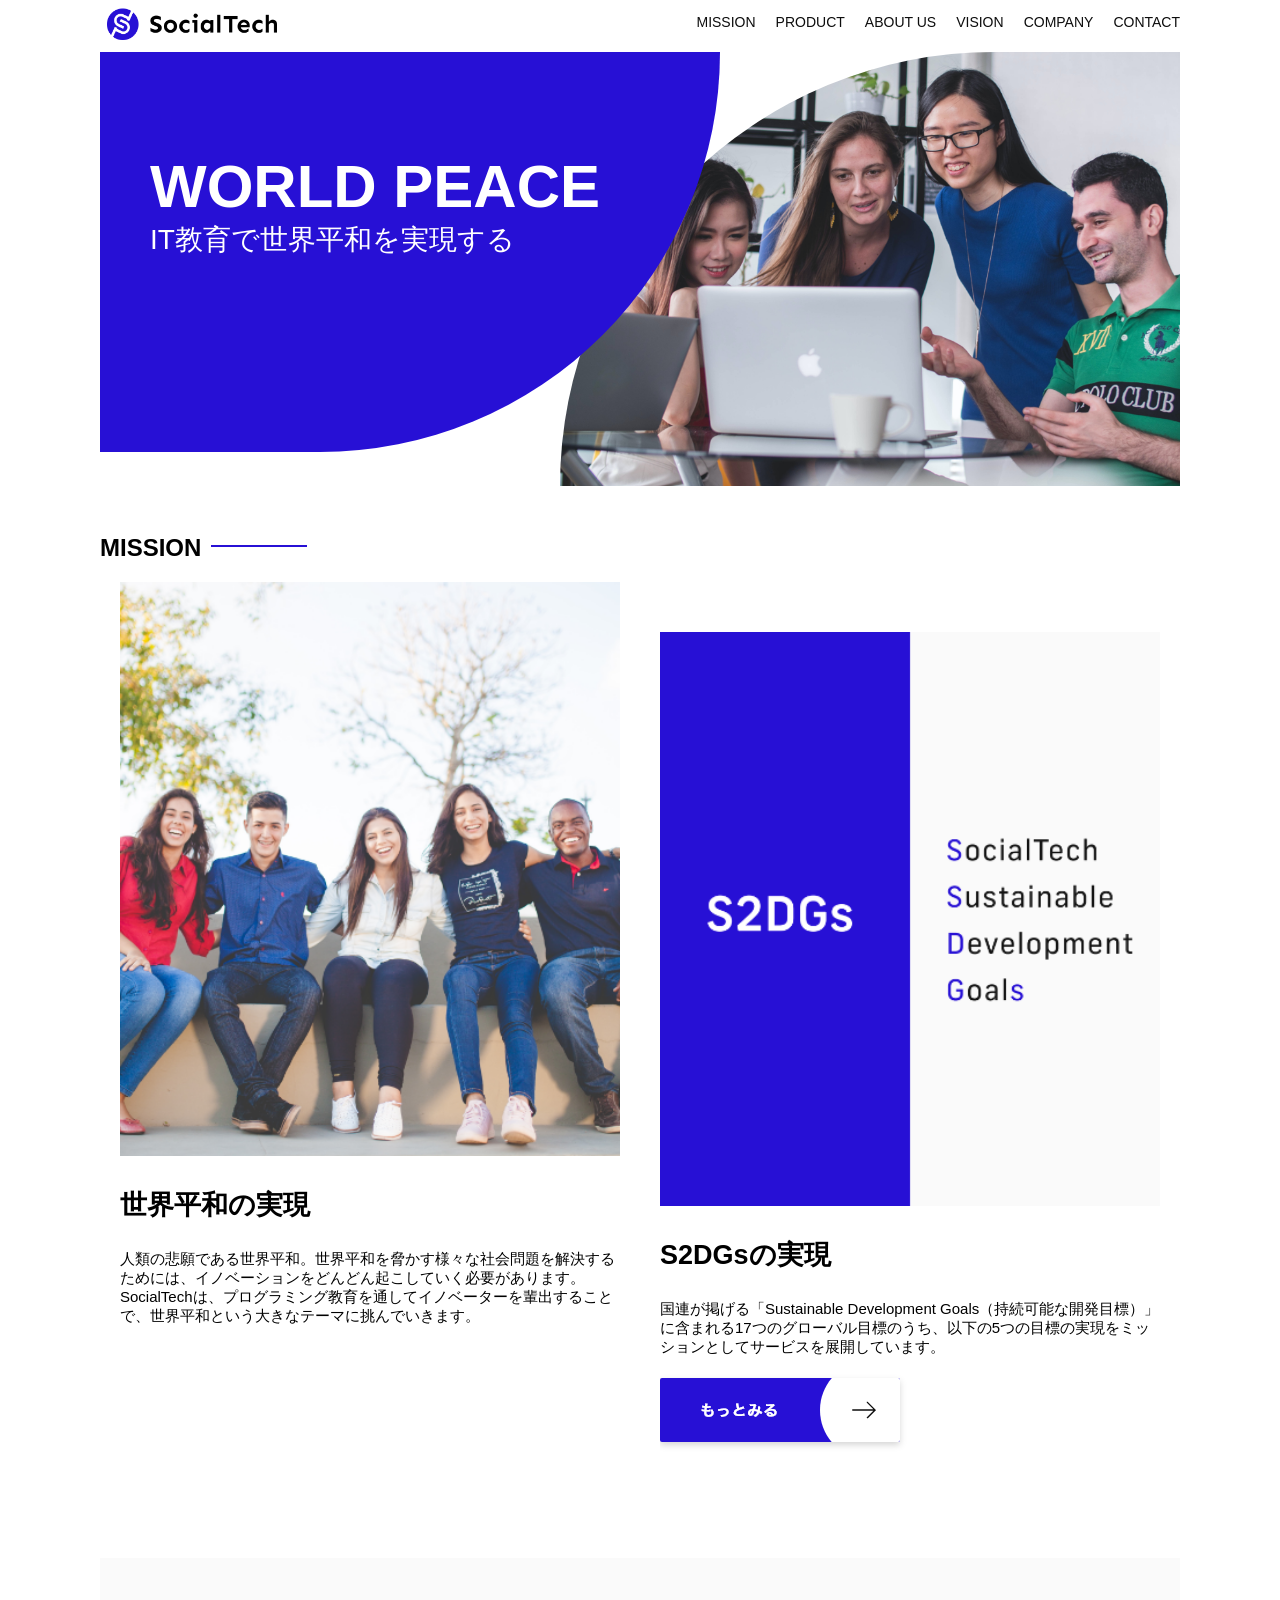
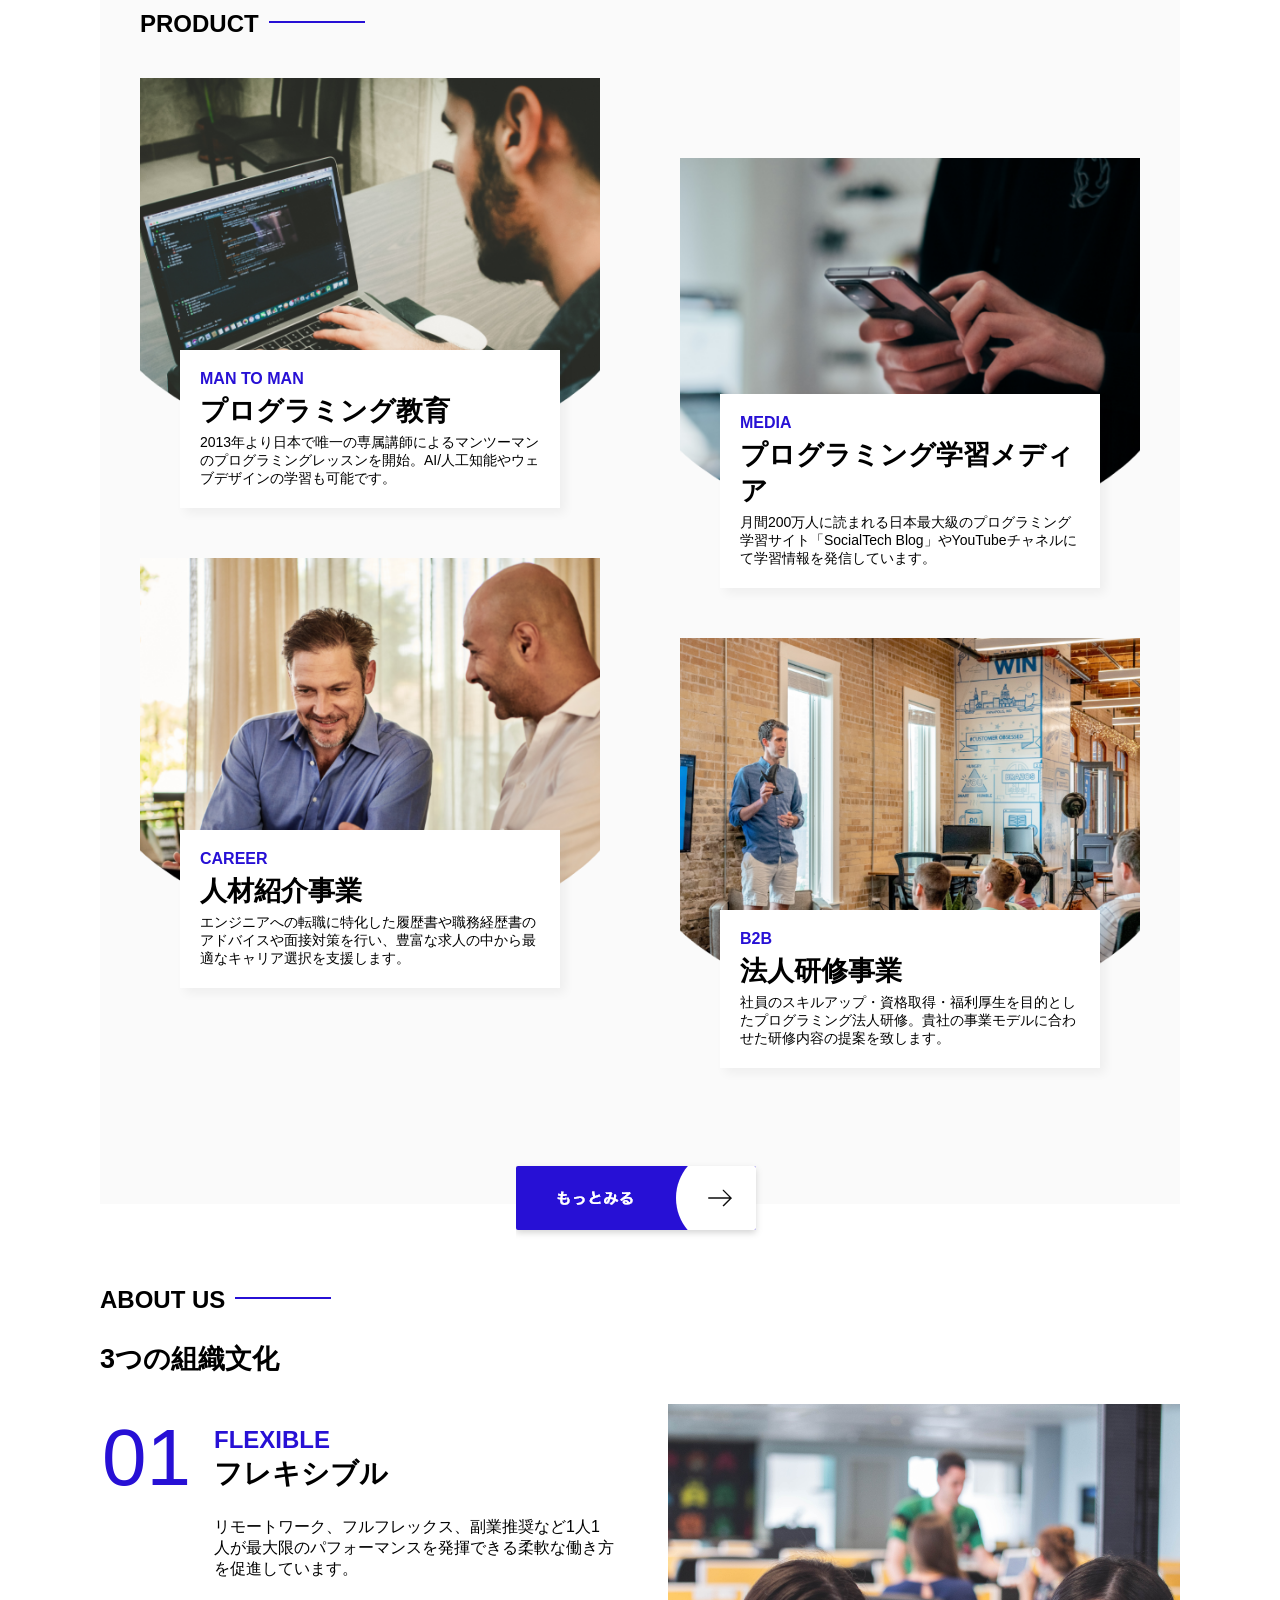
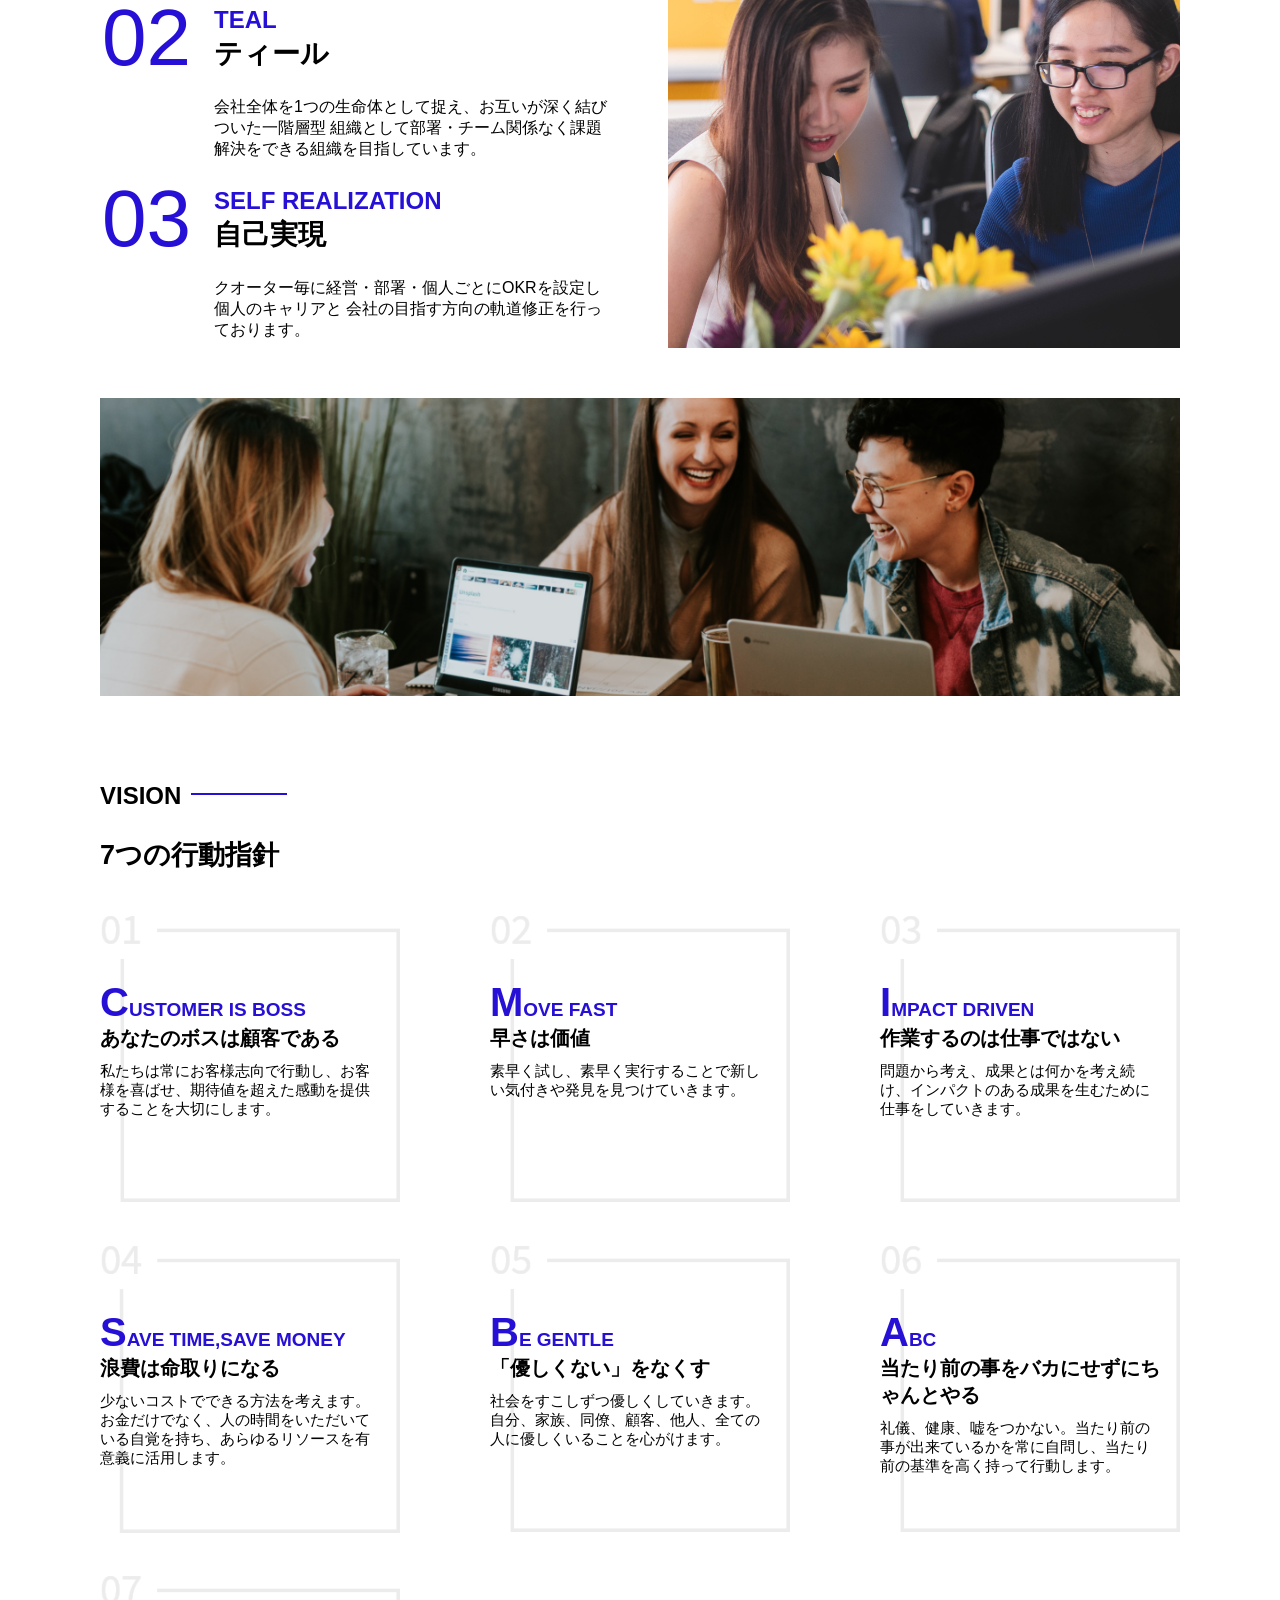
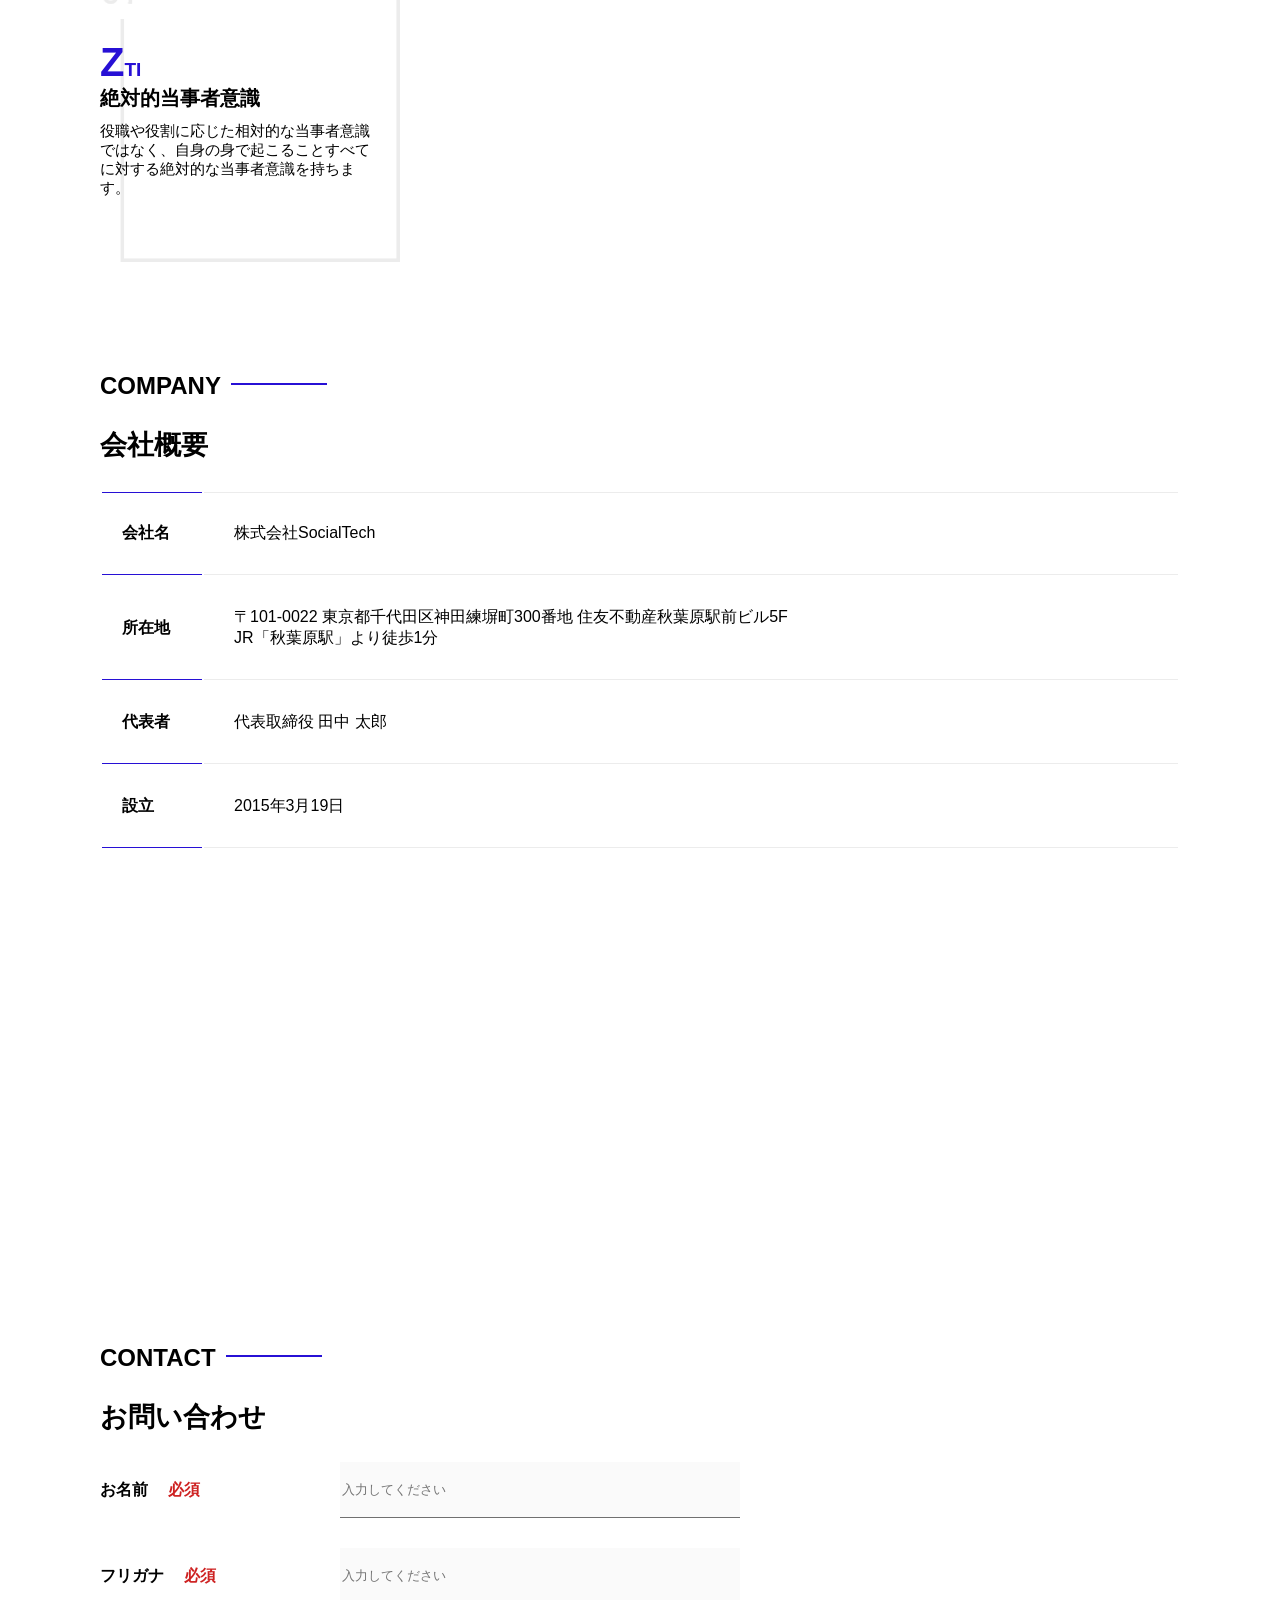
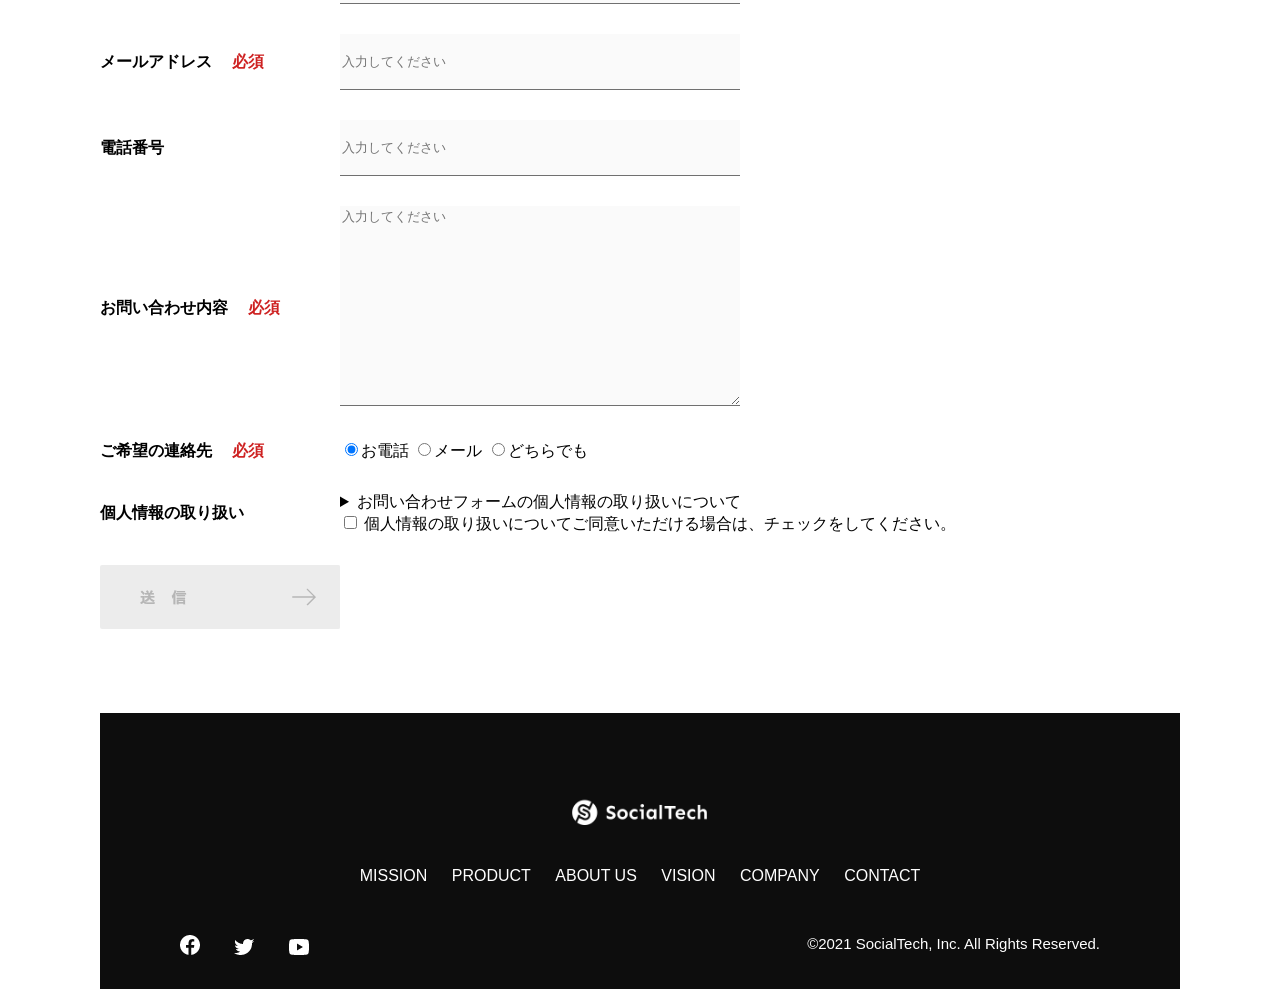
<file: index.html>
<!DOCTYPE html>
<html>
  <head>
    <title>SocialTech</title>
    <meta charset="UTF-8">
    <meta name="description" content="SocialTechはEdTech業界のリーディングカンパニーを目指します。">
    <meta name="viewport" content="width=device-width, initial-scale=1.0">
    <link rel="stylesheet" href="style.css">

    <meta name="twitter:card" content="summary">
    <meta name="twitter:site" content="@chevalier834123">
    <meta name="twitter:title" content="SocialTech">
    <meta name="twitter:description" content="SocialTechはEdTech業界のリーディングカンパニーを目指します">
    <meta name="twitter:image" content="https://you8341.github.io/socialtech/images/ogp.png">

    <meta property="og:type" content="website">
    <meta property="og:url" content="https://you8341.github.io/socialtech/">
    <meta property="og:title" content="SocialTech">
    <meta property="og:description" content="SocialTechはEdTech業界のリーディングカンパニーを目指します">
    <meta property="og:image" content="https://you8341.github.io/socialtech/images/ogp.png">
  </head>

  <body>
    <!-- ヘッダー -->
    <header>
      <!-- ロゴ -->
      <a href="index.html" id="logo">
        <img src="images/logo.png" alt="トップページに戻る">
      </a>

      <!-- PC用ナビゲーション -->
      <nav id="nav-pc">
        <ul>
          <li><a href="mission.html">MISSION</a></li>
          <li><a href="product.html">PRODUCT</a></li>
          <li><a href="index.html#aboutus">ABOUT US</a></li>
          <li><a href="index.html#vision">VISION</a></li>
          <li><a href="index.html#company">COMPANY</a></li>
          <li><a href="index.html#contact">CONTACT</a></li>
        </ul>
      </nav>

      <!-- スマホ用メニューボタン -->
      <button id="menu-sp" onclick="document.getElementById('nav-sp').style.display = 'block'">
        <img src="images/button-menu.png" alt="ナビゲーションを開く">
      </button>

      <!-- スマホ用ナビゲーション -->
      <div id="nav-sp">
        <button id="close" onclick="document.getElementById('nav-sp').style.display = 'none'">
          <img src="images/button-close.png" alt="ナビゲーションを閉じる">
        </button>

        <nav>
          <ul>
            <li>
              <a id="logo-sp" href="index.html" onclick="document.getElementById('nav-sp').style.display = 'none'"><img src="images/logo-sp.png" alt="トップページに戻る"></a>
            </li>
            <li><a class="menu" href="mission.html" onclick="document.getElementById('nav-sp').style.display = 'none'">MISSION</a></li>
            <li><a class="menu" href="product.html" onclick="document.getElementById('nav-sp').style.display = 'none'">PRODUCT</a></li>
            <li><a class="menu" href="index.html#aboutus" onclick="document.getElementById('nav-sp').style.display = 'none'">ABOUT US</a></li>
            <li><a class="menu" href="index.html#vision" onclick="document.getElementById('nav-sp').style.display = 'none'">VISION</a></li>
            <li><a class="menu" href="index.html#company" onclick="document.getElementById('nav-sp').style.display = 'none'">COMPANY</a></li>
            <li><a class="menu" href="index.html#contact" onclick="document.getElementById('nav-sp').style.display = 'none'">CONTACT</a></li>
          </ul>
        </nav>
        <div id="sns">
          <a href="https://www.facebook.com/sejuku2013">
            <img src="images/button-facebook.png" alt="Facebookのリンク">
          </a>
          <a href="https://twitter.com/samuraijuku">
            <img src="images/button-twitter.png" alt="Twitterのリンク">
          </a>
          <a href="https://www.youtube.com/channel/UCCFOQO5aDK0xXam4cUQXT8g">
            <img src="images/button-youtube.png" alt="YouTubeのリンク">
          </a>
        </div>
      </div>
    </header>

    <main>
      <article>
        <!-- メインビジュアル -->
        <section id="main-visual">
          <div id="main-message">
            <h1>WORLD PEACE</h1>
            <p>IT教育で世界平和を実現する</p>
          </div>
          <img src="images/index/index-main.png" alt="PCの周りに集まる多国籍の仲間たち">
        </section>

        <!-- ミッション -->
        <section id="mission">
          <h2 class="index-h2">MISSION</h2>
          <div id="mission-flex">
            <div>
              <img id="mission-photo" src="images/index/index-mission.png" alt="屋外のベンチで写真を撮影する多国籍の仲間たち">
              <h3>世界平和の実現</h3>
              <p>人類の悲願である世界平和。世界平和を脅かす様々な社会問題を解決するためには、イノベーションをどんどん起こしていく必要があります。SocialTechは、プログラミング教育を通してイノベーターを輩出することで、世界平和という大きなテーマに挑んでいきます。</p>
            </div>
            <div>
              <img id="s2dgs" src="images/index/s2dgs.png" alt="S2DGs">
              <h3>S2DGsの実現</h3>
              <p>国連が掲げる「Sustainable Development Goals（持続可能な開発目標）」に含まれる17つのグローバル目標のうち、以下の5つの目標の実現をミッションとしてサービスを展開しています。</p>
              <a href="mission.html">
                <img src="images/button-more.png" alt="もっとみる">
              </a>
            </div>
          </div>
        </section>

        <!-- プロダクト -->
        <section id="product">
          <h2 class="index-h2">PRODUCT</h2>
          <div class="product-flex">
            <div id="product-left">
              <div>
                <img class="product-photo" src="images/index/index-mantoman.png" alt="PCでコードを書く男性">
                <div class="product-explain">
                  <span>MAN TO MAN</span>
                  <h3>プログラミング教育</h3>
                  <p>2013年より日本で唯一の専属講師によるマンツーマンのプログラミングレッスンを開始。AI/人工知能やウェブデザインの学習も可能です。</p>
                </div>
              </div>
              <div>
                <img class="product-photo" src="images/index/index-career.png" alt="笑顔で話し合う2人の男性">
                <div class="product-explain">
                  <span>CAREER</span>
                  <h3>人材紹介事業</h3>
                  <p>エンジニアへの転職に特化した履歴書や職務経歴書のアドバイスや面接対策を行い、豊富な求人の中から最適なキャリア選択を支援します。</p>
                </div>
              </div>
            </div>
            <div id="product-right">
              <div>
                <img class="product-photo" src="images/index/index-media.png" alt="スマートフォンを操作する人">
                <div class="product-explain">
                  <span>MEDIA</span>
                  <h3>プログラミング学習メディア</h3>
                  <p>月間200万人に読まれる日本最大級のプログラミング学習サイト「SocialTech Blog」やYouTubeチャネルにて学習情報を発信しています。</p>
                </div>
              </div>
              <div>
                <img class="product-photo" src="images/index/index-b2b.png" alt="講演中の男性とそれを聴く人々">
                <div class="product-explain">
                  <span>B2B</span>
                  <h3>法人研修事業</h3>
                  <p>社員のスキルアップ・資格取得・福利厚生を目的としたプログラミング法人研修。貴社の事業モデルに合わせた研修内容の提案を致します。</p>
                </div>
              </div>
            </div>
          </div>
          <div id="product-more">
            <a href="product.html">
              <img src="images/button-more.png" alt="もっとみる">
            </a>
          </div>
        </section>

        <!-- ABOUT US -->
        <section id="aboutus">
          <h2 class="index-h2">ABOUT US</h2>
          <h3>3つの組織文化</h3>
          <div>
            <table class="culture-table">
              <tr>
                <td class="culture-num">01</td>
                <th><span class="culture-en">FLEXIBLE</span><br>フレキシブル</th>
              </tr>
              <tr>
                <td>
                  <!--空のセル-->
                </td>
                <td class="culture-description">リモートワーク、フルフレックス、副業推奨など1人1人が最大限のパフォーマンスを発揮できる柔軟な働き方を促進しています。</td>
              </tr>
              <tr>
                <td class="culture-num">02</td>
                <th><span class="culture-en">TEAL</span><br>ティール</th>
              </tr>
              <tr>
                <td>
                  <!--空のセル-->
                </td>
                <td class="culture-description">会社全体を1つの生命体として捉え、お互いが深く結びついた一階層型 組織として部署・チーム関係なく課題解決をできる組織を目指しています。</td>
              </tr>
              <tr>
                <td class="culture-num">03</td>
                <th><span class="culture-en">SELF REALIZATION</span><br>自己実現</th>
              </tr>
              <tr>
                <td>
                  <!--空のセル-->
                </td>
                <td class="culture-description">クオーター毎に経営・部署・個人ごとにOKRを設定し個人のキャリアと 会社の目指す方向の軌道修正を行っております。</td>
              </tr>
            </table>
            <img class="culture-img" src="images/index/index-aboutus1.png" alt="笑顔で話し合う2人の女性">
          </div>
          <img class="culture-img2" src="images/index/index-aboutus2.png" alt="笑顔で話し合う3人の男女">
        </section>

        <!-- VISION -->
        <section id="vision">
          <h2 class="index-h2">VISION</h2>
          <h3>7つの行動指針</h3>
          <div>
            <div class="vision-box">
              <img src="images/index/vision-01.png" alt="01">
              <div>
                <h4>CUSTOMER IS BOSS</h4>
                <h5>あなたのボスは顧客である</h5>
                <p>私たちは常にお客様志向で行動し、お客様を喜ばせ、期待値を超えた感動を提供することを大切にします。</p>
              </div>
            </div>
            <div class="vision-box">
              <img src="images/index/vision-02.png" alt="02">
              <div>
                <h4>MOVE FAST</h4>
                <h5>早さは価値</h5>
                <p>素早く試し、素早く実行することで新しい気付きや発見を見つけていきます。</p>
              </div>
            </div>
            <div class="vision-box">
              <img src="images/index/vision-03.png" alt="03">
              <div>
                <h4>IMPACT DRIVEN</h4>
                <h5>作業するのは仕事ではない</h5>
                <p>問題から考え、成果とは何かを考え続け、インパクトのある成果を生むために仕事をしていきます。</p>
              </div>
            </div>
            <div class="vision-box">
              <img src="images/index/vision-04.png" alt="04">
              <div>
                <h4>SAVE TIME,SAVE MONEY</h4>
                <h5>浪費は命取りになる</h5>
                <p>少ないコストでできる方法を考えます。お金だけでなく、人の時間をいただいている自覚を持ち、あらゆるリソースを有意義に活用します。</p>
              </div>
            </div>
            <div class="vision-box">
              <img src="images/index/vision-05.png" alt="05">
              <div>
                <h4>BE GENTLE</h4>
                <h5>「優しくない」をなくす</h5>
                <p>社会をすこしずつ優しくしていきます。自分、家族、同僚、顧客、他人、全ての人に優しくいることを心がけます。</p>
              </div>
            </div>
            <div class="vision-box">
              <img src="images/index/vision-06.png" alt="06">
              <div>
                <h4>ABC</h4>
                <h5>当たり前の事をバカにせずにちゃんとやる</h5>
                <p>礼儀、健康、嘘をつかない。当たり前の事が出来ているかを常に自問し、当たり前の基準を高く持って行動します。</p>
              </div>
            </div>
            <div class="vision-box">
              <img src="images/index/vision-07.png" alt="07">
              <div>
                <h4>ZTI</h4>
                <h5>絶対的当事者意識</h5>
                <p>役職や役割に応じた相対的な当事者意識ではなく、自身の身で起こることすべてに対する絶対的な当事者意識を持ちます。</p>
              </div>
            </div>
          </div>
        </section>

        <!-- COMPANY -->
        <section id="company">
          <h2 class="index-h2">COMPANY</h2>
          <h3>会社概要</h3>
          <table id="company-table">
            <tr>
              <th class="tableheader tableheader-first">会社名</th>
              <td class="cell cell-first">株式会社SocialTech</td>
            </tr>
            <tr>
              <th class="tableheader">所在地</th>
              <td class="cell">〒101-0022 東京都千代田区神田練塀町300番地 住友不動産秋葉原駅前ビル5F<br>JR「秋葉原駅」より徒歩1分</td>
            </tr>
            <tr>
              <th class="tableheader">代表者</th>
              <td class="cell">代表取締役 田中 太郎</td>
            </tr>
            <tr>
              <th class="tableheader">設立</th>
              <td class="cell">2015年3月19日</td>
            </tr>
          </table>
          <iframe src="https://www.google.com/maps/embed?pb=!1m18!1m12!1m3!1d3240.0688580064625!2d139.7697816924642!3d35.69992310188415!2m3!1f0!2f0!3f0!3m2!1i1024!2i768!4f13.1!3m3!1m2!1s0x60188fee13660e23%3A0x77137876edf742ac!2z5L2P5Y-L5LiN5YuV55Sj56eL6JGJ5Y6f6aeF5YmN44OT44Or!5e0!3m2!1sja!2sjp!4v1781153097157!5m2!1sja!2sjp" width="600" height="450" style="border:0;" allowfullscreen="" loading="lazy" referrerpolicy="no-referrer-when-downgrade"></iframe>
        </section>

        <!-- お問い合わせフォーム -->
        <section id="contact">
          <h2 class="index-h2">CONTACT</h2>
          <h3>お問い合わせ</h3>
          <form>
            <div>
              <div class="contact-heading">
                <label class="contact-label">お名前<span class="contact-span">必須</span></label>
              </div>
              <div>
                <input type="text" name="name" placeholder="入力してください" class="contact-textbox">
              </div>
            </div>
            <div>
              <div class="contact-heading">
                <label class="contact-label">フリガナ<span class="contact-span">必須</span></label>
              </div>
              <div>
                <input type="text" name="hurigana" placeholder="入力してください" class="contact-textbox">
              </div>
            </div>
            <div>
              <div class="contact-heading">
                <label class="contact-label">メールアドレス<span class="contact-span">必須</span></label>
              </div>
              <div>
                <input type="text" name="email" placeholder="入力してください" class="contact-textbox">
              </div>
            </div>
            <div>
              <div class="contact-heading">
                <label class="contact-label">電話番号</label>
              </div>
              <div>
                <input type="text" name="tel" placeholder="入力してください" class="contact-textbox">
              </div>
            </div>
            <div>
              <div class="contact-heading">
                <label class="contact-label">お問い合わせ内容<span class="contact-span">必須</span></label>
              </div>
              <div>
                <textarea class="contact-textarea" placeholder="入力してください" name="message"></textarea>
              </div>
            </div>
            <div>
              <div class="contact-heading">
                <label class="contact-label">ご希望の連絡先<span class="contact-span">必須</span></label>
              </div>
              <div><input class="radiobutton" type="radio" value="tel" name="contact" checked><label>お電話</label> <input class="radiobutton" type="radio" value="mail" name="contact"><label>メール</label> <input class="radiobutton" type="radio" value="both" name="contact"><label>どちらでも</label></div>
            </div>
            <div>
              <div class="contact-heading">
                <label class="contact-label">個人情報の取り扱い</label>
              </div>
              <div>
                <details>
                  <summary>お問い合わせフォームの個人情報の取り扱いについて</summary>
                  <div>
                    <dl>
                      <dt>１．組織の名称又は氏名</dt>
                      <dd>株式会社SocialTech</dd>
                      <dt>２．個人情報保護管理者（若しくはその代理人）の氏名又は職名、所属及び連絡先</dt>
                      <dd>
                        <p>鈴木 一郎 コーポレート部</p>
                        <p>メールアドレス：samurai@example.com</p>
                        <p>TEL：03-1234-5678</p>
                      </dd>
                      <dt>３．個人情報の利用目的</dt>
                      <dd>
                        <ul>
                          <li>・本サービス及び本サービスに関連する情報の提供又はそれらに関する連絡のため</li>
                          <li>・ユーザーの本人確認のため</li>
                          <li>・当社サービスのご案内のため</li>
                          <li>・当社の商品等の広告または宣伝（電子メールによるものを含むものとします。）</li>
                        </ul>
                      </dd>
                      <dt>４．個人情報の取り扱い業務の委託</dt>
                      <dd>個人情報の取扱業務の全部または一部を外部に業務委託する場合があります。その際、弊社は、個人情報を適切に保護できる管理体制を敷き実行していることを条件として委託先を厳選したうえで、機密保持契約を委託先と締結し、お客様の個人情報を厳密に管理させます。</dd>
                      <dt>５．個人情報の開示等の請求</dt>
                      <dd>
                        お客様は、弊社に対してご自身の個人情報の開示等（利用目的の通知、開示、内容の訂正・追加・削除、利用の停止または消去、第三者への提供の停止）に関して、当社問合わせ窓口に申し出ることができます。<br>
                        その際、弊社はお客様ご本人を確認させていただいたうえで、合理的な期間内に対応いたします。<br>
                        なお、個人情報に関する弊社問合わせ先は、次の通りです。
                      </dd>
                      <dd>
                        <p>株式会社SocialTech　個人情報問合せ窓口</p>
                        <p>〒150-0043　東京都千代田区神田練塀町300番地 住友不動産秋葉原駅前ビル5F</p>
                        <p>メールアドレス：samurai@example.com　TEL：03-1234-5678</p>
                      </dd>

                      <dt>６．個人情報を提供されることの任意性について</dt>
                      <dd>お客様がご自身の個人情報を弊社に提供されるか否かは、お客様のご判断によりますが、もしご提供されない場合には、適切なサービスが提供できない場合がありますので予めご了承ください。</dd>
                    </dl>
                  </div>
                </details>
                <input type="checkbox" name="agree">
                <span>個人情報の取り扱いについてご同意いただける場合は、チェックをしてください。</span>
              </div>
            </div>
            <input type="image" src="images/button-submit.png" alt="送信する">
          </form>
        </section>
      </article>
    </main>

    <footer>
      <div id="footer-logo">
        <img src="images/logo-sp.png" alt="SocialTech">
      </div>
      <div id="footer-link">
        <a href="mission.html">MISSION</a>
        <a href="product.html">PRODUCT</a>
        <a href="index.html#aboutus">ABOUT US</a>
        <a href="index.html#vision">VISION</a>
        <a href="index.html#company">COMPANY</a>
        <a href="index.html#contact">CONTACT</a>
      </div>
      <div id="sns-footer">
        <div class="sns-btns">
          <a href="https://www.facebook.com/sejuku2013"><img src="images/button-facebook.png" alt="Facebookのリンク"></a>
          <a href="https://twitter.com/samuraijuku"><img src="images/button-twitter.png" alt="Twitterのリンク"></a>
          <a href="https://www.youtube.com/channel/UCCFOQO5aDK0xXam4cUQXT8g"><img src="images/button-youtube.png" alt="YouTubeのリンク"></a>
        </div>
        <p id="copyright">&copy;2021 SocialTech, Inc. All Rights Reserved.</p>
      </div>
    </footer>

  </body>
</html>
</file>
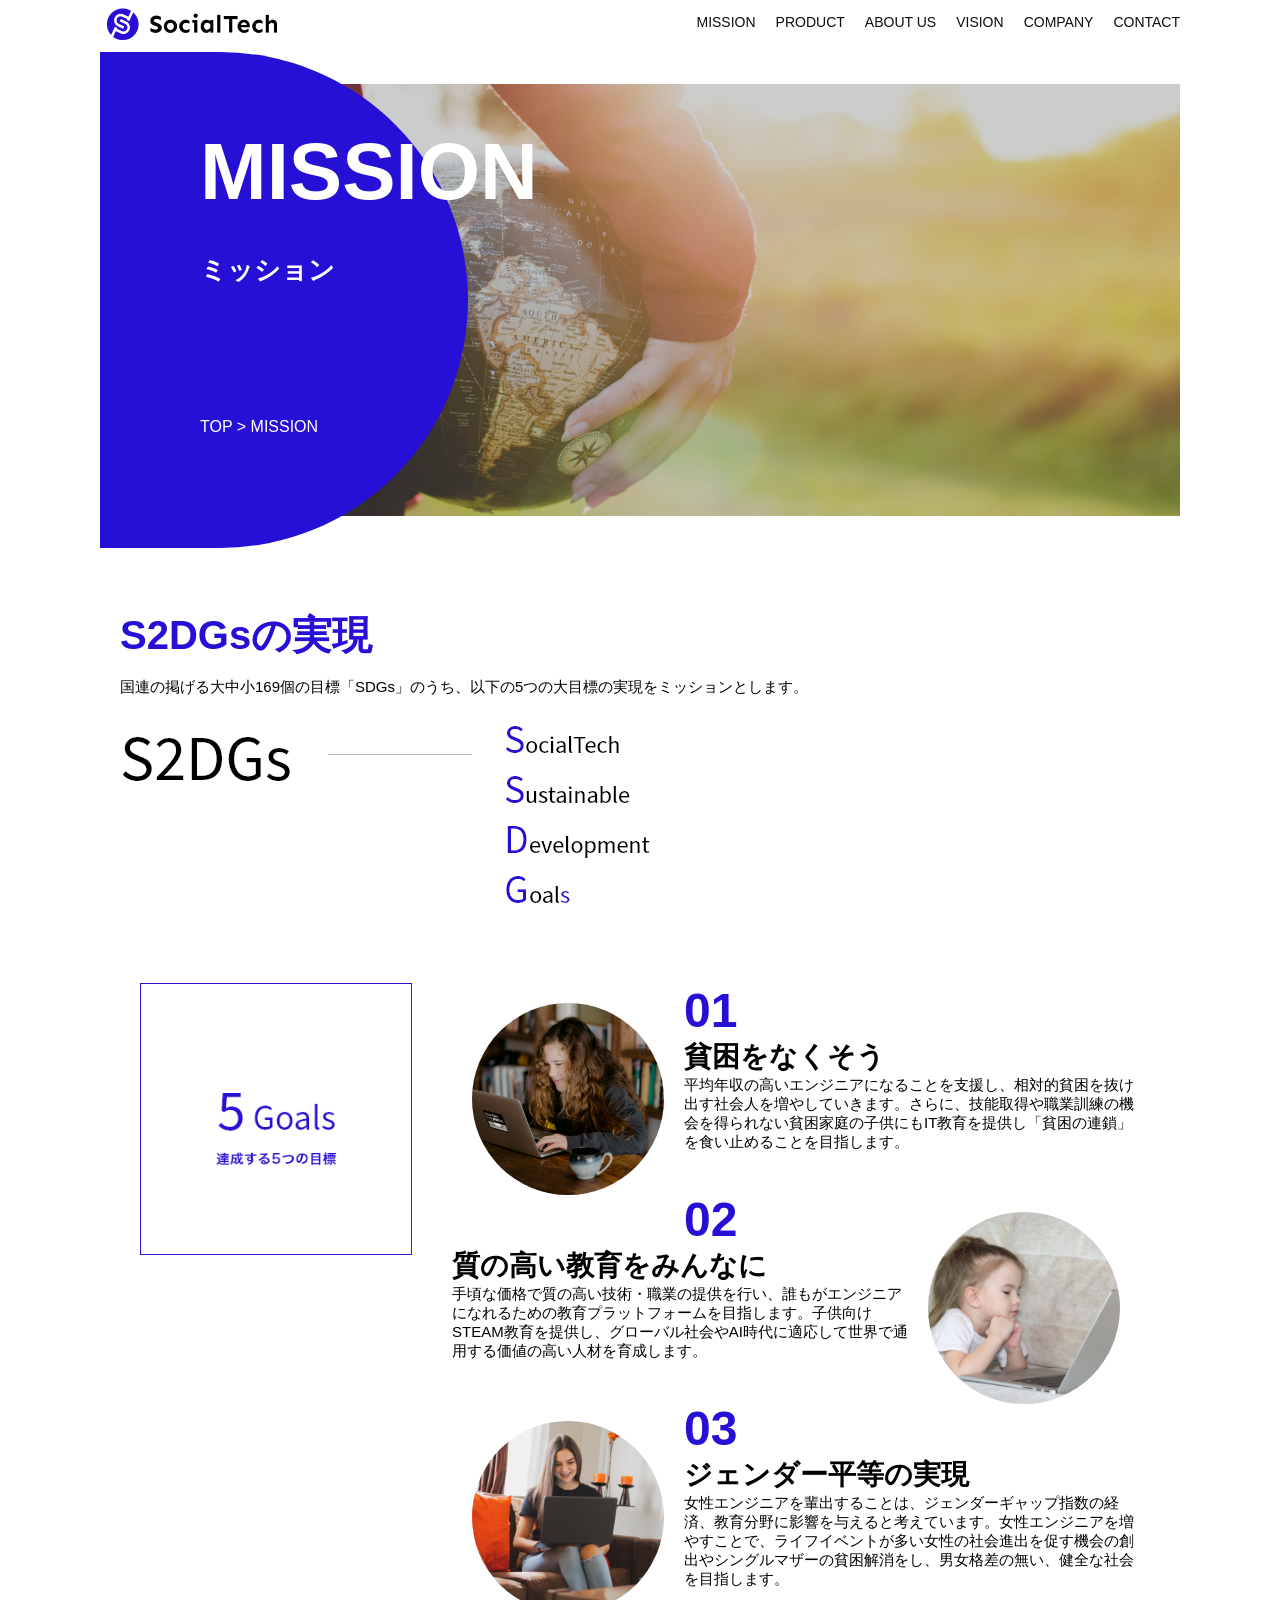
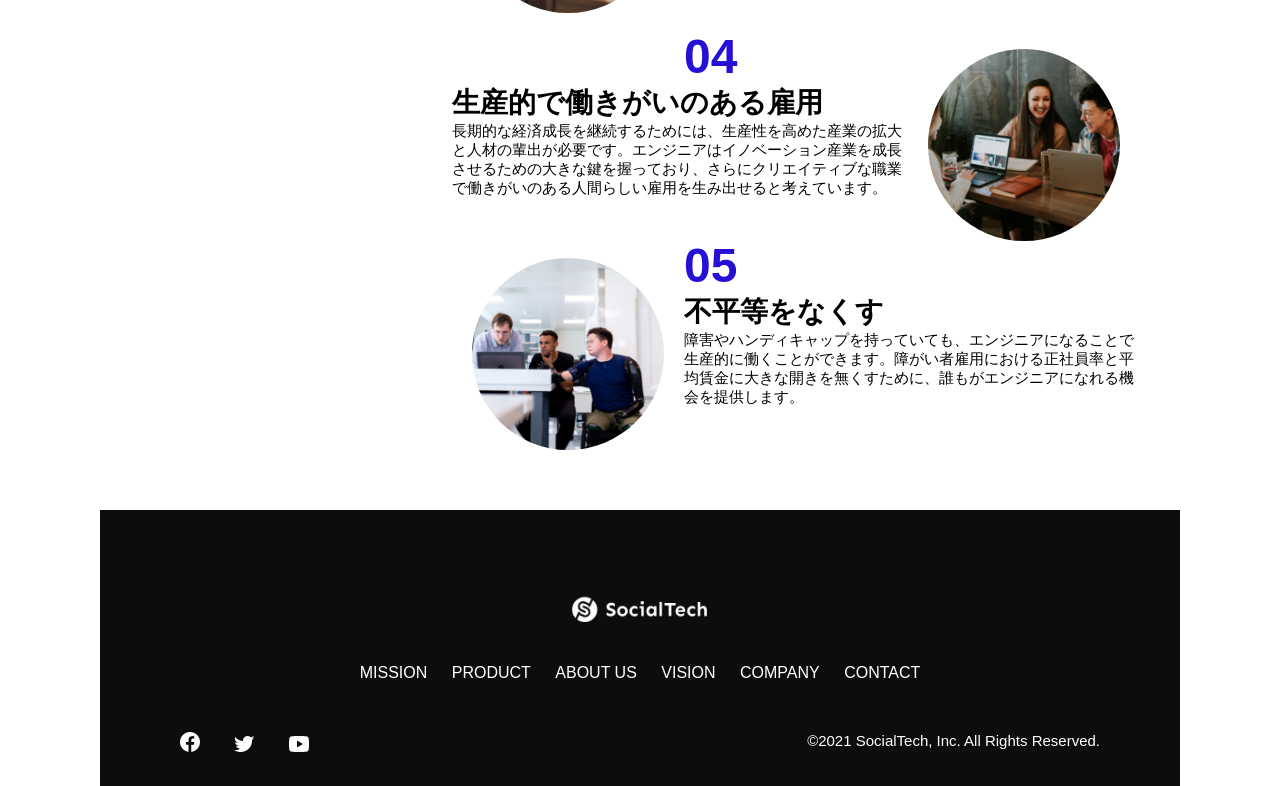
<file: mission.html>
<!DOCTYPE html>
<html>
  <head>
    <title>SocialTech - MISSION ミッション -</title>
    <meta charset="UTF-8">
    <meta name="description" content="SocialTechが目指す5つの目標（S2DGs）を紹介します">
    <meta name="viewport" content="width=device-width, initial-scale=1.0">
    <link rel="stylesheet" href="style.css">
  </head>

  <body>
    <!-- ヘッダー -->
    <header>
      <!-- ロゴ -->
      <a href="index.html" id="logo">
        <img src="images/logo.png" alt="トップページに戻る">
      </a>

      <!-- PC用ナビゲーション -->
      <nav id="nav-pc">
        <ul>
          <li><a href="mission.html">MISSION</a></li>
          <li><a href="product.html">PRODUCT</a></li>
          <li><a href="index.html#aboutus">ABOUT US</a></li>
          <li><a href="index.html#vision">VISION</a></li>
          <li><a href="index.html#company">COMPANY</a></li>
          <li><a href="index.html#contact">CONTACT</a></li>
        </ul>
      </nav>

      <!-- スマホ用メニューボタン -->
      <button id="menu-sp" onclick="document.getElementById('nav-sp').style.display = 'block'">
        <img src="images/button-menu.png" alt="ナビゲーションを開く">
      </button>

      <!-- スマホ用ナビゲーション -->
      <div id="nav-sp">
        <button id="close" onclick="document.getElementById('nav-sp').style.display = 'none'">
          <img src="images/button-close.png" alt="ナビゲーションを閉じる">
        </button>

        <nav>
          <ul>
            <li>
              <a id="logo-sp" href="index.html" onclick="document.getElementById('nav-sp').style.display = 'none'"><img src="images/logo-sp.png" alt="トップページに戻る"></a>
            </li>
            <li><a class="menu" href="mission.html" onclick="document.getElementById('nav-sp').style.display = 'none'">MISSION</a></li>
            <li><a class="menu" href="product.html" onclick="document.getElementById('nav-sp').style.display = 'none'">PRODUCT</a></li>
            <li><a class="menu" href="index.html#aboutus" onclick="document.getElementById('nav-sp').style.display = 'none'">ABOUT US</a></li>
            <li><a class="menu" href="index.html#vision" onclick="document.getElementById('nav-sp').style.display = 'none'">VISION</a></li>
            <li><a class="menu" href="index.html#company" onclick="document.getElementById('nav-sp').style.display = 'none'">COMPANY</a></li>
            <li><a class="menu" href="index.html#contact" onclick="document.getElementById('nav-sp').style.display = 'none'">CONTACT</a></li>
          </ul>
        </nav>
        <div id="sns">
          <a href="https://www.facebook.com/sejuku2013">
            <img src="images/button-facebook.png" alt="Facebookのリンク">
          </a>
          <a href="https://twitter.com/samuraijuku">
            <img src="images/button-twitter.png" alt="Twitterのリンク">
          </a>
          <a href="https://www.youtube.com/channel/UCCFOQO5aDK0xXam4cUQXT8g">
            <img src="images/button-youtube.png" alt="YouTubeのリンク">
          </a>
        </div>
      </div>
    </header>

    <main>
      <article>
        <section id="mission-main">
          <div class="mission-main-inner">
            <div id="mission-title">
              <h1>MISSION<br><span>ミッション</span></h1>
              <p>TOP > MISSION</p>
            </div>
          </div>
        </section>

        <section id="mission-s2dgs">
          <h2 class="mission-h2">S2DGsの実現</h2>
          <p>国連の掲げる大中小169個の目標「SDGs」のうち、以下の5つの大目標の実現をミッションとします。</p>
          <img src="images/mission/mission-s2dgs.png" alt="S2DGs">
        </section>

        <section id="mission-five-goals">
          <div class="five-goals-image">
            <img src="images/mission/mission-5goals.png" alt="5Goals">
          </div>
          <div class="five-goals-read">
            <div>
              <img class="fivegoals-image-left" src="images/mission/mission-5goals01.png" alt="PCを操作する女の子">
              <span class="fivegoals-number">01</span>
              <h3 class="fivegoals-h3">貧困をなくそう</h3>
              <p class="fivegoals-p">平均年収の高いエンジニアになることを支援し、相対的貧困を抜け出す社会人を増やしていきます。さらに、技能取得や職業訓練の機会を得られない貧困家庭の子供にもIT教育を提供し「貧困の連鎖」を食い止めることを目指します。</p>
            </div>
            <div>
              <img class="fivegoals-image-right" src="images/mission/mission-5goals02.png" alt="PCを見つめる小さい女の子">
              <span class="fivegoals-number">02</span>
              <h3 class="fivegoals-h3">質の高い教育をみんなに</h3>
              <p class="fivegoals-p">手頃な価格で質の高い技術・職業の提供を行い、誰もがエンジニアになれるための教育プラットフォームを目指します。子供向けSTEAM教育を提供し、グローバル社会やAI時代に適応して世界で通用する価値の高い人材を育成します。</p>
            </div>
            <div>
              <img class="fivegoals-image-left" src="images/mission/mission-5goals03.png" alt="PCを操作する女性">
              <span class="fivegoals-number">03</span>
              <h3 class="fivegoals-h3">ジェンダー平等の実現</h3>
              <p class="fivegoals-p">女性エンジニアを輩出することは、ジェンダーギャップ指数の経済、教育分野に影響を与えると考えています。女性エンジニアを増やすことで、ライフイベントが多い女性の社会進出を促す機会の創出やシングルマザーの貧困解消をし、男女格差の無い、健全な社会を目指します。</p>
            </div>
            <div>
              <img class="fivegoals-image-right" src="images/mission/mission-5goals04.png" alt="笑顔で話し合う3人の男女">
              <span class="fivegoals-number">04</span>
              <h3 class="fivegoals-h3">生産的で働きがいのある雇用</h3>
              <p class="fivegoals-p">長期的な経済成長を継続するためには、生産性を高めた産業の拡大と人材の輩出が必要です。エンジニアはイノベーション産業を成長させるための大きな鍵を握っており、さらにクリエイティブな職業で働きがいのある人間らしい雇用を生み出せると考えています。</p>
            </div>
            <div>
              <img class="fivegoals-image-left" src="images/mission/mission-5goals05.png" alt="障害を持つ男性が生き生きと働く様子">
              <span class="fivegoals-number">05</span>
              <h3 class="fivegoals-h3">不平等をなくす</h3>
              <p class="fivegoals-p">障害やハンディキャップを持っていても、エンジニアになることで生産的に働くことができます。障がい者雇用における正社員率と平均賃金に大きな開きを無くすために、誰もがエンジニアになれる機会を提供します。</p>
            </div>
          </div>
        </section>
      </article>
    </main>

    <footer>
      <div id="footer-logo">
        <img src="images/logo-sp.png" alt="SocialTech">
      </div>
      <div id="footer-link">
        <a href="mission.html">MISSION</a>
        <a href="product.html">PRODUCT</a>
        <a href="index.html#aboutus">ABOUT US</a>
        <a href="index.html#vision">VISION</a>
        <a href="index.html#company">COMPANY</a>
        <a href="index.html#contact">CONTACT</a>
      </div>
      <div id="sns-footer">
        <div class="sns-btns">
          <a href="https://www.facebook.com/sejuku2013"><img src="images/button-facebook.png" alt="Facebookのリンク"></a>
          <a href="https://twitter.com/samuraijuku"><img src="images/button-twitter.png" alt="Twitterのリンク"></a>
          <a href="https://www.youtube.com/channel/UCCFOQO5aDK0xXam4cUQXT8g"><img src="images/button-youtube.png" alt="YouTubeのリンク"></a>
        </div>
        <p id="copyright">&copy;2021 SocialTech, Inc. All Rights Reserved.</p>
      </div>
    </footer>
    
  </body>
</html>
</file>
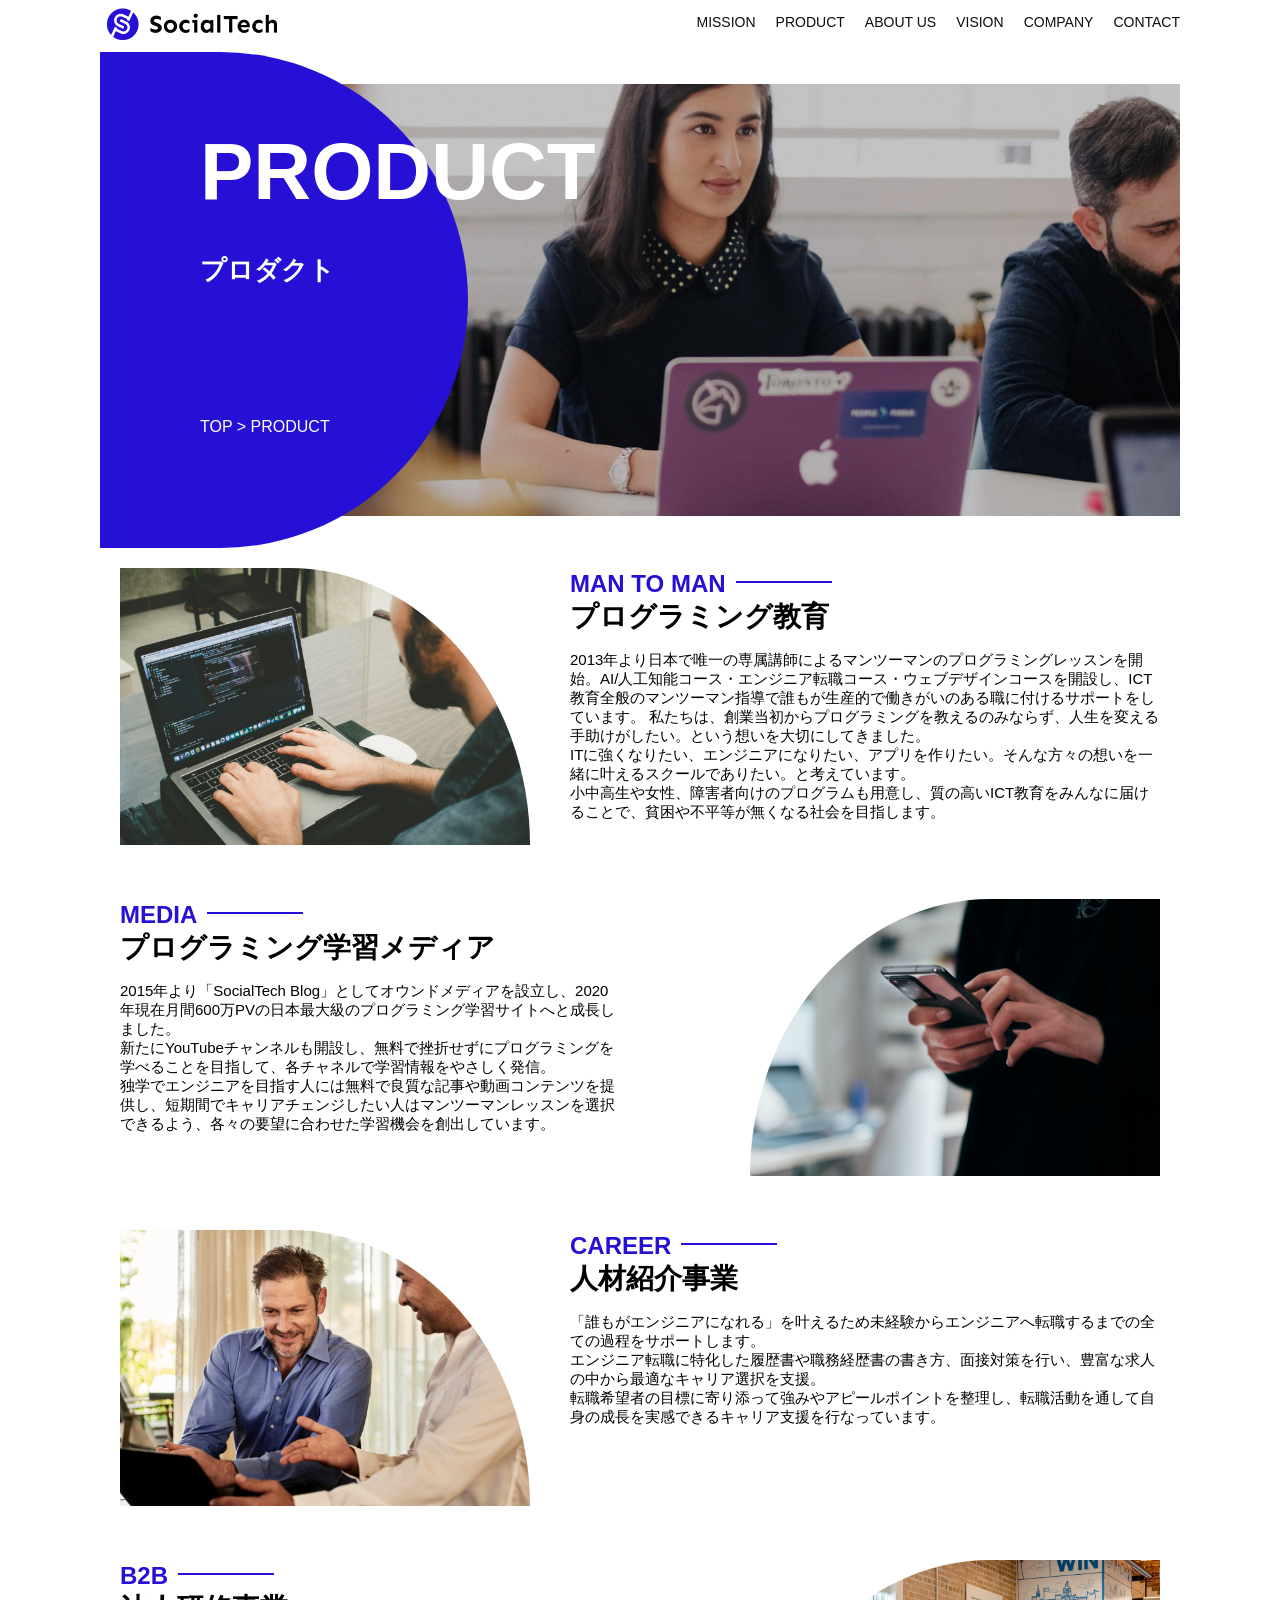
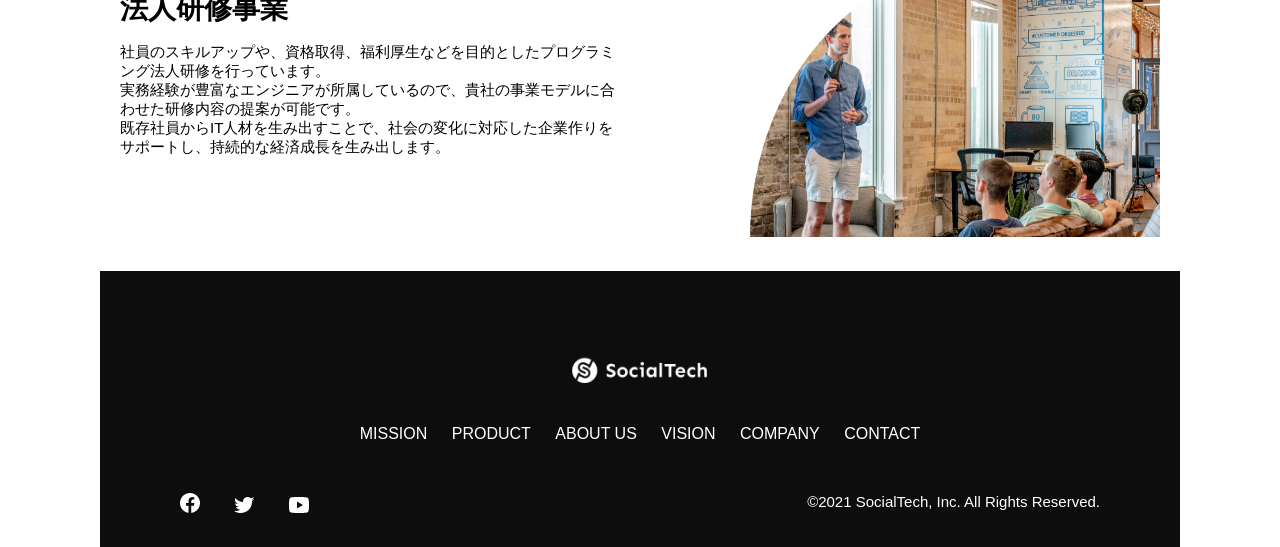
<file: product.html>
<!DOCTYPE html>
<html>
  <head>
    <title>SocialTech -PRODUCT プロダクト-</title>
    <meta charset="UTF-8">
    <meta name="description" content="SocialTechの4つのプロダクトを紹介します">
    <meta name="viewport" content="width=device-width, initial-scale=1.0">
    <link rel="stylesheet" href="style.css">
  </head>

  <body>
    <!-- ヘッダー -->
    <header>
      <!-- ロゴ -->
      <a href="index.html" id="logo">
        <img src="images/logo.png" alt="トップページに戻る">
      </a>

      <!-- PC用ナビゲーション -->
      <nav id="nav-pc">
        <ul>
          <li><a href="mission.html">MISSION</a></li>
          <li><a href="product.html">PRODUCT</a></li>
          <li><a href="index.html#aboutus">ABOUT US</a></li>
          <li><a href="index.html#vision">VISION</a></li>
          <li><a href="index.html#company">COMPANY</a></li>
          <li><a href="index.html#contact">CONTACT</a></li>
        </ul>
      </nav>

      <!-- スマホ用メニューボタン -->
      <button id="menu-sp" onclick="document.getElementById('nav-sp').style.display = 'block'">
        <img src="images/button-menu.png" alt="ナビゲーションを開く">
      </button>

      <!-- スマホ用ナビゲーション -->
      <div id="nav-sp">
        <button id="close" onclick="document.getElementById('nav-sp').style.display = 'none'">
          <img src="images/button-close.png" alt="ナビゲーションを閉じる">
        </button>

        <nav>
          <ul>
            <li>
              <a id="logo-sp" href="index.html" onclick="document.getElementById('nav-sp').style.display = 'none'"><img src="images/logo-sp.png" alt="トップページに戻る"></a>
            </li>
            <li><a class="menu" href="mission.html" onclick="document.getElementById('nav-sp').style.display = 'none'">MISSION</a></li>
            <li><a class="menu" href="product.html" onclick="document.getElementById('nav-sp').style.display = 'none'">PRODUCT</a></li>
            <li><a class="menu" href="index.html#aboutus" onclick="document.getElementById('nav-sp').style.display = 'none'">ABOUT US</a></li>
            <li><a class="menu" href="index.html#vision" onclick="document.getElementById('nav-sp').style.display = 'none'">VISION</a></li>
            <li><a class="menu" href="index.html#company" onclick="document.getElementById('nav-sp').style.display = 'none'">COMPANY</a></li>
            <li><a class="menu" href="index.html#contact" onclick="document.getElementById('nav-sp').style.display = 'none'">CONTACT</a></li>
          </ul>
        </nav>
        <div id="sns">
          <a href="https://www.facebook.com/sejuku2013">
            <img src="images/button-facebook.png" alt="Facebookのリンク">
          </a>
          <a href="https://twitter.com/samuraijuku">
            <img src="images/button-twitter.png" alt="Twitterのリンク">
          </a>
          <a href="https://www.youtube.com/channel/UCCFOQO5aDK0xXam4cUQXT8g">
            <img src="images/button-youtube.png" alt="YouTubeのリンク">
          </a>
        </div>
      </div>
    </header>

    <main>
      <article>
        <section id="product-main">
          <div class="product-main-inner">
            <div id="product-title">
              <h1>PRODUCT<br><span>プロダクト</span></h1>
              <p>TOP > PRODUCT</p>
            </div>
          </div>
        </section>

        <section class="product-section product-section-left">
          <div class="product-section-img">
            <img src="images/product/product-mantoman.png" alt="PCでコードを書く男性">
          </div>
          <div class="product-read">
            <h2 class="product-h2">MAN TO MAN</h2>
            <h3 class="product-h3">プログラミング教育</h3>
            <p>
              2013年より日本で唯一の専属講師によるマンツーマンのプログラミングレッスンを開始。AI/人工知能コース・エンジニア転職コース・ウェブデザインコースを開設し、ICT教育全般のマンツーマン指導で誰もが生産的で働きがいのある職に付けるサポートをしています。 私たちは、創業当初からプログラミングを教えるのみならず、人生を変える手助けがしたい。という想いを大切にしてきました。<br>ITに強くなりたい、エンジニアになりたい、アプリを作りたい。そんな方々の想いを一緒に叶えるスクールでありたい。と考えています。<br>小中高生や女性、障害者向けのプログラムも用意し、質の高いICT教育をみんなに届けることで、貧困や不平等が無くなる社会を目指します。
            </p>
          </div>
        </section>

        <section class="product-section product-section-right">
          <div class="product-read">
            <h2 class="product-h2">MEDIA</h2>
            <h3 class="product-h3">プログラミング学習メディア</h3>
            <p>2015年より「SocialTech Blog」としてオウンドメディアを設立し、2020年現在月間600万PVの日本最大級のプログラミング学習サイトへと成長しました。<br>新たにYouTubeチャンネルも開設し、無料で挫折せずにプログラミングを学べることを目指して、各チャネルで学習情報をやさしく発信。<br>独学でエンジニアを目指す人には無料で良質な記事や動画コンテンツを提供し、短期間でキャリアチェンジしたい人はマンツーマンレッスンを選択できるよう、各々の要望に合わせた学習機会を創出しています。</p>
          </div>
          <div class="product-section-img">
            <img src="images/product/product-media.png" alt="スマートフォンを操作する人">
          </div>
        </section>

        <section class="product-section product-section-left">
          <div class="product-section-img">
            <img src="images/product/product-career.png" alt="笑顔で話し合う2人の男性">
          </div>
          <div class="product-read">
            <h2 class="product-h2">CAREER</h2>
            <h3 class="product-h3">人材紹介事業</h3>
            <p>「誰もがエンジニアになれる」を叶えるため未経験からエンジニアへ転職するまでの全ての過程をサポートします。<br>エンジニア転職に特化した履歴書や職務経歴書の書き方、面接対策を行い、豊富な求人の中から最適なキャリア選択を支援。<br>転職希望者の目標に寄り添って強みやアピールポイントを整理し、転職活動を通して自身の成長を実感できるキャリア支援を行なっています。<br></p>
          </div>
        </section>

        <section class="product-section product-section-right">
          <div class="product-read">
            <h2 class="product-h2">B2B</h2>
            <h3 class="product-h3">法人研修事業</h3>
            <p>社員のスキルアップや、資格取得、福利厚生などを目的としたプログラミング法人研修を行っています。<br>実務経験が豊富なエンジニアが所属しているので、貴社の事業モデルに合わせた研修内容の提案が可能です。<br>既存社員からIT人材を生み出すことで、社会の変化に対応した企業作りをサポートし、持続的な経済成長を生み出します。</p>
          </div>
          <div class="product-section-img">
            <img src="images/product/product-b2b.png" alt="講演中の男性とそれを聴く人々">
          </div>
        </section>
      </article>
    </main>

    <footer>
      <div id="footer-logo">
        <img src="images/logo-sp.png" alt="SocialTech">
      </div>
      <div id="footer-link">
        <a href="mission.html">MISSION</a>
        <a href="product.html">PRODUCT</a>
        <a href="index.html#aboutus">ABOUT US</a>
        <a href="index.html#vision">VISION</a>
        <a href="index.html#company">COMPANY</a>
        <a href="index.html#contact">CONTACT</a>
      </div>
      <div id="sns-footer">
        <div class="sns-btns">
          <a href="https://www.facebook.com/sejuku2013"><img src="images/button-facebook.png" alt="Facebookのリンク"></a>
          <a href="https://twitter.com/samuraijuku"><img src="images/button-twitter.png" alt="Twitterのリンク"></a>
          <a href="https://www.youtube.com/channel/UCCFOQO5aDK0xXam4cUQXT8g"><img src="images/button-youtube.png" alt="YouTubeのリンク"></a>
        </div>
        <p id="copyright">&copy;2021 SocialTech, Inc. All Rights Reserved.</p>
      </div>
    </footer>

  </body>
</html>
</file>
<file: style.css>
/* PC、スマホ共通スタイル */
* {
  box-sizing: border-box;
}

p {
  font-size: 15px;
}

body {
  max-width: 1080px;
  margin: 0 auto 0 auto;
  font-family: "Source Sans Pro", "Hiragino Kaku Gothic ProN", Meiryo, Arial, sans-serif;
}

/* ヘッダー */
header {
  display: flex;
  justify-content: space-between;
}

/* ナビゲーションのレイアウト */
#nav-pc {
  font-size: 14px;
}

#nav-pc ul {
  display: flex;
  padding-left: 0;
}

#nav-pc li {
  list-style: none;
}

/* ナビゲーションのリンクの装飾設定 */
#nav-pc a {
  text-decoration: none;
  margin-left: 20px;
  color: #0d0d0d;
}

#nav-pc a:hover {
  text-decoration: underline;
}

/* スマホ用ナビを非表示 */
#nav-sp,
#menu-sp {
  display: none;
}

/* メインビジュアル */
#main-visual {
  position: relative;
  height: 400px;
}

#main-message {
  position: absolute;
  top: 0;
  left: 0;
  background-color: #2710d5;
  color: #ffffff;
  border-radius: 0 0 476px 0;
  max-width: 620px;
  height: 100%;
  width: 100%;
  z-index: 11;
}

#main-message > h1 {
  font-size: 60px;
  margin: 100px 0 0 50px;
}

#main-message > p {
  font-size: 28px;
  margin: 0 0 0 50px;
}

#main-visual > img {
  max-width: 620px;
  border-radius: 476px 0 0 0;
  position: absolute;
  top: 0;
  right: 0;
  z-index: 10;
}

/* 見出し */
h2 {
  margin: 40px 0 0 0;
}

h2::after {
  content: url("images/line.png");
  margin-left: 10px;
}

h3 {
  font-size: 27px;
}

/* ミッション */
#mission {
 margin: 80px auto 80px auto;
}

#mission-flex {
  display: flex;
}

#mission-flex > div {
  width: 50%;
  margin: 20px;
}

#mission-photo {
  width: 100%;
}

#s2dgs {
  margin-top: 50px;
  width: 100%;
}

/* プロダクト */
#product {
  background-color: #fafafa;
  margin: 80px 0 80px 0;
  padding: 10px 40px 0px 40px;
}

/* 外枠 */
#product .product-flex {
  margin-top: 40px;
  display: flex;
}
 
/* 左のカラム */
#product-left {
  width: 50%;
  margin-right: 20px;
}

/* 右のカラム */
#product-right {
  width: 50%;
  margin-left: 20px;
  margin-top: 80px;
}
 
/* 画像＋説明の枠 */
#product-left > div {
  position: relative;
  height: 480px;
  margin-right: 20px;
}
#product-right > div {
  position: relative;
  height: 480px;
  margin-left: 20px;
}

/* 画像 */
.product-photo {
  width: 100%;
}

/* 説明文の枠 */
.product-explain {
  background-color: #ffffff;
  position: absolute;
  left: 0;
  bottom: 50px;
  margin: 0 40px 0 40px;
  padding: 20px;
  box-shadow: 5px 5px 10px rgba(0, 0, 0, 0.05);
}

/* 説明文の英語 */
.product-explain > span {
  color: #2710d5;
  font-weight: bold;
  font-size: 16px;
  margin: 0;
}

/* 説明文の見出し */
.product-explain > h3 {
  margin: 5px 0 5px 0;
}

/* 説明文 */
.product-explain > p {
  font-size: 14px;
  margin: 0;
}

/* もっと見るボタン */
#product-more {
  text-align: center;
}

#product-more a {
  position: relative;
  bottom: -42px;
}


/* ABOUT US */
#aboutus {
  margin: 80px auto 80px auto;
}

/* 3つの組織文化と画像を入れる枠 */
#aboutus > div {
  display: flex;
}

/* 画像 */
.culture-img {
  width: 50%;
  align-self: flex-start;
}
.culture-img2 {
  margin-top: 50px;
  width: 100%;
}

/* 3つの組織文化の表 */
.culture-table {
  margin-right: 50px;
}

/* 番号 */
.culture-num {
  font-size: 80px;
  color: #2710d5;
  padding: 0 20px 0 0;
}

/* 見出し */
.culture-table th {
  text-align: left;
  font-size: 28px;
  font-weight: bold;
}

/* 組織文化英語 */
.culture-en {
  color: #2710d5;
  font-size: 24px;
}

/* 説明文 */
.culture-description {
  margin: 0;
}

/* ビジョン */
#vision {
  margin: 80px auto;
}

/* セクション内の外枠 */
#vision > div {
  display: flex;
  justify-content: space-between;
  flex-wrap: wrap;
}

/* 7つの行動指針の枠 */
.vision-box {
  width: 300px;
  height: 300px;
  margin-bottom: 30px;
  position: relative;
}
.vision-box > img {
  width: 100%;
  position: relative;
  z-index: 30;
}
.vision-box > div {
  position: absolute;
  top: 0;
  left: 0;
  z-index: 31;
  margin-right: 20px;
}
.vision-box > div > h4 {
  color: #2710d5;
  font-size: 19px;
  margin: 80px 0 0 0;
}
.vision-box > div > h4::first-letter {
  font-size: 40px;
}
.vision-box > div > h5 {
  font-size: 20px;
  margin: 0 0 0 0;
}
.vision-box > div > p {
  margin: 10px 0 0 0;
}

/* 会社概要 */
#company {
  margin: 80px auto 80px auto;
}
#company-table {
  width: 100%;
}
.tableheader {
  text-align: left;
  padding: 20px;
  border-bottom-color: #2710d5;
  border-bottom-width: 1px;
  border-bottom-style: solid;
  width: 100px;
}
.tableheader-first {
  border-top-color: #2710d5;
  border-top-width: 1px;
  border-top-style: solid;
}
.cell {
  padding: 30px;
  border-bottom-color: #ececec;
  border-bottom-width: 1px;
  border-bottom-style: solid;
}
.cell-first {
  border-top-color: #ececec;
  border-top-width: 1px;
  border-top-style: solid;
}
#company > iframe {
  width: 100%;
  height: 368px;
  margin-top: 40px;
}

/* お問い合わせ */
#contact {
  margin: 80px auto 80px auto;
}

/* 外枠 */
#contact > form > div {
  display: flex;
  flex-direction: row;
  flex-wrap: wrap;
  padding-bottom: 30px;
}

/* 左列の見出し */
.contact-heading {
  width: 240px;
  align-self: center;
}

/* 見出しのラベル */
.contact-label {
  font-weight: bold;
}

/* 必須 */
.contact-span {
  color: #ce2222;
  margin: 0 0 0 20px;
  font-weight: bold;
}

/* テキストボックス */
.contact-textbox {
  border-top: 0px;
  border-left: 0px;
  border-right: 0px;
  border-bottom-width: 1px;
  border-bottom-color: #707070;
  border-style: solid;
  background-color: #fafafa;
  width: 400px;
  height: 56px;
}

/* お問い合わせ内容のテキストエリア */
.contact-textarea {
  border-top: 0px;
  border-left: 0px;
  border-right: 0px;
  border-bottom-width: 1px;
  border-bottom-color: #707070;
  background-color: #fafafa;
  width: 400px;
  height: 200px;
}

/* 個人情報の取扱い */
#contact  dt {
  font-weight: bold;
}
#contact  dd {
  margin: 0 0 16px 0;
}
#contact dd p {
  margin: 0;
}
#contact dd ul {
  padding-left: 0;
}
#contact dd li {
  margin-bottom: 0;
  list-style: none;
}

/* フッター */
footer {
  background-color: #0d0d0d;
  text-align: center;
  padding: 80px 80px 30px 80px;
}
#footer-logo {
  margin-bottom: 30px;
}
#footer-link {
  margin-bottom: 50px;
}
#footer-link > a {
  text-decoration: none;
  margin: 10px;
  color: #ffffff;
}
#footer-link > a:hover {
  text-decoration: underline;
}
#sns-footer {
  display: flex;
  justify-content: space-between;
}
#sns-footer a {
  margin-right: 30px;
}
#copyright {
  color: #ffffff;
  margin: 0;
}

/* mission.html用スタイル */
/* ミッションのメインビジュアル */
.mission-main-inner {
  background-image: url("images/mission/mission-main.png");
  background-repeat: no-repeat;
  background-position-y: center;
}

#mission-title {
  background-color: #2710d5;
  width: 368px;
  color: #ffffff;
  height: 496px;
  border-radius: 0 248px 248px 0;
  position: relative;
}

#mission-title h1 {
  position: absolute;
  top: 0;
  left: 100px;
  font-size: 80px;
  line-height: 1;
}

#mission-title h1 span {
  font-size: 26px;
}

#mission-title > p {
  position: absolute;
  top: 350px;
  left: 100px;
  font-size: 16px;
}

/* ミッションページ　S2DGSの設定 */
#mission-s2dgs {
  padding: 20px;
}

.mission-h2 {
  color: #2710d5;
  font-size: 40px;
}

.mission-h2::after {
  content: none;
}

/* ミッションページ　5つのゴールの設定 */
#mission-five-goals {
  padding: 20px;
  display: flex;
}

#mission-five-goals .five-goals-image {
  width: 30%;
  padding: 20px;
}

#mission-five-goals .five-goals-image img {
  width: 100%;
}

#mission-five-goals .five-goals-read {
  width: 70%;
  padding: 20px;
}

#mission-five-goals .five-goals-read > div {
  margin-bottom: 40px;
}

.fivegoals-image-right {
  float: right;
  margin: 20px;
}

.fivegoals-image-left {
  float: left;
  margin: 20px;
}

.fivegoals-number {
  color: #2710d5;
  font-size: 48px;
  font-weight: bold;
  margin: 0;
}

.fivegoals-h3 {
  font-size: 28px;
  margin: 0;
}

.fivegoals-p {
  margin: 0;
}

/* プロダクトページ */
.product-main-inner {
  background-image: url("images/product/product-main.png");
  background-repeat: no-repeat;
  background-position-y: center;
}

#product-title {
  background-color: #2710d5;
  width: 368px;
  color: #ffffff;
  height: 496px;
  border-radius: 0 248px 248px 0;
  position: relative;
}

#product-title h1 {
  position: absolute;
  top: 0;
  left: 100px;
  font-size: 80px;
  line-height: 1;
}

#product-title h1 span {
  font-size: 26px;
}

#product-title > p {
  position: absolute;
  top: 350px;
  left: 100px;
  font-size: 16px;
}

/* セクション */
.product-section {
  display: flex;
  padding: 20px 20px 0;
}

.product-section .product-section-img {
  width: 450px;
}

/* 左が画像のセクション */
.product-section-left .product-section-img img {
  width: 100%;
  padding: 0 40px 30px 0;
  border-radius: 0 432px 0 0;
}

.product-section-left .product-read {
  width: 50%;
  flex-grow: 1;
}

.product-section-left .product-read p {
  margin-bottom: 0;
}

/* 右が画像のセクション */
.product-section-right {
  justify-content: space-between;
}

.product-section-right .product-section-img img {
  width: 100%;
  padding: 0 0 30px 40px;
  border-radius: 432px 0 0 0;
}

.product-section-right .product-read {
  width: 500px;
}

.product-h2 {
  color: #2710d5;
  font-size: 24px;
  margin: 0;
}

.product-h3 {
  font-size: 28px;
  margin: 0;
}

/*====================
  スマートフォン用のスタイル
=====================*/
@media screen and (max-width: 767px) {
  /* PC用ナビゲーション非表示 */
  #nav-pc {
    display: none;
  }

  /* ハンバーガーメニュー */
  #menu-sp {
    display: block;
    background-color: transparent;
    float: right;
    padding: 0;
    border: none;
  }

  /* スマホ用ナビゲーションの表示切替 */
  /* 初期状態、レイアウトと非表示設定 */
  #nav-sp {
    background-color: #2710d5;
    position: fixed;
    left: 0;
    top: 0;
    width: 100%;
    height: 100%;
    display: none;
    z-index: 100;
  }

  /* ✖ボタン */
  #close {
    position: absolute;
    top: 20px;
    right: 20px;
    background-color: transparent;
    border: none;
  }

  #nav-sp nav ul {
    padding: 0;
  }

  #nav-sp nav li {
    list-style: none;
  }

  /* ナビゲーションメニュー用ロゴ */
  #logo-sp {
    margin: 80px 0 30px 20px;
  }

  /* ナビゲーションのリンクの装飾設定 */
  #nav-sp nav a {
    display: block;
    color: #ffffff;
  }

  #nav-sp nav a:hover {
    text-decoration: underline;
  }

  #nav-sp .menu {
    text-decoration: none;
    margin: 0 20px 0 20px;
    height: 44px;
    font-size: 16px;
    background-image: url("images/arrow.png");
    background-repeat: no-repeat;
    background-position: right top;
  }

  #sns {
    position: absolute;
    bottom: 20px;
    left: 20px;
  }

  #sns > a {
   margin-right: 30px;
  }

  /* メインビジュアル */
  #main-visual {
    position: relative;
    height: 470px;
  }

  #main-visual > div {
    text-align: center;
    height: 280px;
  }

  #main-visual h1 {
    font-size: 28px;
    margin: 90px 0 0 0;
  }

  #main-visual > div > p {
    margin: 0;
    font-size: 15px;
  }

  #main-visual > img {
    width: 100%;
    border-radius: 476px 0 0 0;
    top: auto;
    bottom: 0;
  }

  /* 見出し */
  h2 {
    margin: 15px 0 15px 0;
  }

  h3 {
    font-size: 24px;
    margin: 10px 0 0 0;
  }

  /* ミッション */
  #mission {
    margin: 20px 0 20px 0;
    padding: 0 20px 0 20px;
  }

  #mission-flex {
    flex-direction: column;
  }

  #mission-flex > div {
    width: 100%;
    margin: 0;
  }

  /* プロダクト */
  #product {
    margin: 0;
    padding: 10px 20px 0 20px;
  }

  /* 外枠 */
  #product .product-flex {
    flex-direction: column;
    margin-top: 0;
  }

  /* 左右のカラム　スマホでは縦並び */
  #product-left,
  #product-right {
    width: 100%;
    margin: 0;
  }

  /* 画像＋説明の枠 */
  #product-left > div,
  #product-right > div {
    height: auto;
    margin: 0;
  }

  /* 説明文の枠 */
  .product-explain {
   position: relative;
    margin: 0;
  }

  .product-explain > h3 {
    margin: 10px 0 10px 0;
    font-size: 24px;
  }

  /* もっと見るボタン */
  #product-more {
    text-align: left;
  }

  /* ABOUT US */
  #aboutus {
    margin: 80px 20px 80px 20px;
  }

  #aboutus > div {
   flex-direction: column;
  }

  .culture-table th {
   font-size: 16px;
  }

  .culture-table {
    margin-right: 0;
    padding-right: 20px;
    order: 2;
  }

  .culture-img {
    width: 100%;
    order: 1;
  }

  .culture-img2 {
    margin-top: 0;
  }

  .culture-num {
    padding: 0;
  }

  .culture-description {
    margin: 0;
  }

  /* ビジョン */
  #vision {
    margin: 80px 20px 80px 20px;
  }

  .vision-box > img {
    position: absolute;
    top: 0;
    left: 0;
  }

  .vision-box > div > h4 {
    margin: 60px 0 0 0;
  }

  /* 会社概要 */
  #company {
    margin: 0 20px 0 20px;
  }

  #company > h3 {
    margin-bottom: 20px;
  }

  .tableheader {
    width: 50px;
  }

  .cell {
    padding: 20px;
  }

  #company > iframe {
    height: 240px;
  }

  /* お問い合わせ */
  #contact {
    margin: 80px 20px 80px 20px;
  }

  #contact > h3 {
    margin-bottom: 20px;
  }

  #contact > form > div {
    flex-direction: column;
    margin-bottom: 20px;
  }

  .contact-heading {
    align-self: auto;
    margin-bottom: 20px;
  }

  .contact-textbox {
    min-width: 300px;
    width: 100%;
  }

  .contact-textarea {
    height: 150px;
    width: 100%;
  }

  .radiobutton {
    margin-bottom: 20px;
  }

  /* フッター */
  footer {
    padding: 30px 20px 50px 20px;
    text-align: left;
  }

  #footer-link > a {
    margin: 0 20px 30px 0;
    display: block;
    background-image: url("images/arrow.png");
    background-repeat: no-repeat;
    background-position: right top;
  }

  #footer-link > a:hover {
    text-decoration: underline;
  }

  #sns-footer {
    flex-direction: column;
    justify-content: flex-start;
  }

  #copyright {
    font-size: 12px;
    margin-top: 30px;
  }

  /* mission.html用スタイル */
  /* ミッションのメインビジュアル */
  #mission-main {
    height: 256px;
    margin-top: 4%;
    position: relative;
  }

  .mission-main-inner {
    height: 80%;
    background-size: cover;
  }

  #mission-title {
    width: 136px;
    height: 256px;
    position: absolute;
    top: -10%;
  }

  #mission-title h1 {
    left: 20px;
    font-size: 40px;
  }

  #mission-title h1 span {
    font-size: 18px;
  }

  #mission-title > p {
    top: 180px;
    left: 20px;
    font-size: 13px;
  }

  /* ミッションページ　S2DGSの設定 */
  .mission-h2 {
    font-size: 38px;
    margin: 0px;
  }

  .mission-h2::after {
    content: none;
  }

  #mission-s2dgs > img {
    width: 100%;
  }

  /* ミッションページ　5つのゴールの設定 */
  #mission-five-goals {
    flex-direction: column;
  }

  #mission-five-goals > div {
    padding: 0;
  }

  #mission-five-goals .five-goals-image,
  #mission-five-goals .five-goals-read {
    width: 100%;
    padding: 0;
  }

  #mission-five-goals .five-goals-read > div {
    display: flex;
    flex-direction: column;
  }

  .fivegoals-image-right,
  .fivegoals-image-left {
    align-self: center;
  }

  /* プロダクトページ */
  #product-main {
    height: 256px;
    margin-top: 4%;
    position: relative;
  }

  .product-main-inner {
    height: 80%;
    background-size: cover;
  }

  #product-title {
    width: 136px;
    height: 256px;
    position: absolute;
    top: -10%;
  }

  #product-title h1 {
    left: 20px;
    font-size: 40px;
  }

  #product-title h1 span {
    font-size: 18px;
  }

  #product-title > p {
    top: 180px;
    left: 20px;
    font-size: 13px;
  }

  /* セクション */
  .product-section {
    flex-direction: column;
  }

  .product-section .product-section-img {
    width: 100%;
  }

  .product-section .product-section-img img {
    width: 100%;
    padding: 0;
  }

  /* 左が画像のセクション */
  .product-section-left .product-section-img img {
    border-radius: 0 300px 0 0;
  }

  .product-section-left .product-read {
    width: 100%;
    flex-grow: 1;
  }

  /* 右が画像のセクション */
  .product-section-right .product-section-img img {
    order: 1;
    border-radius: 300px 0 0 0;
  }

  .product-section-right .product-read {
    order: 2;
    width: 100%;
  }

}
</file>
